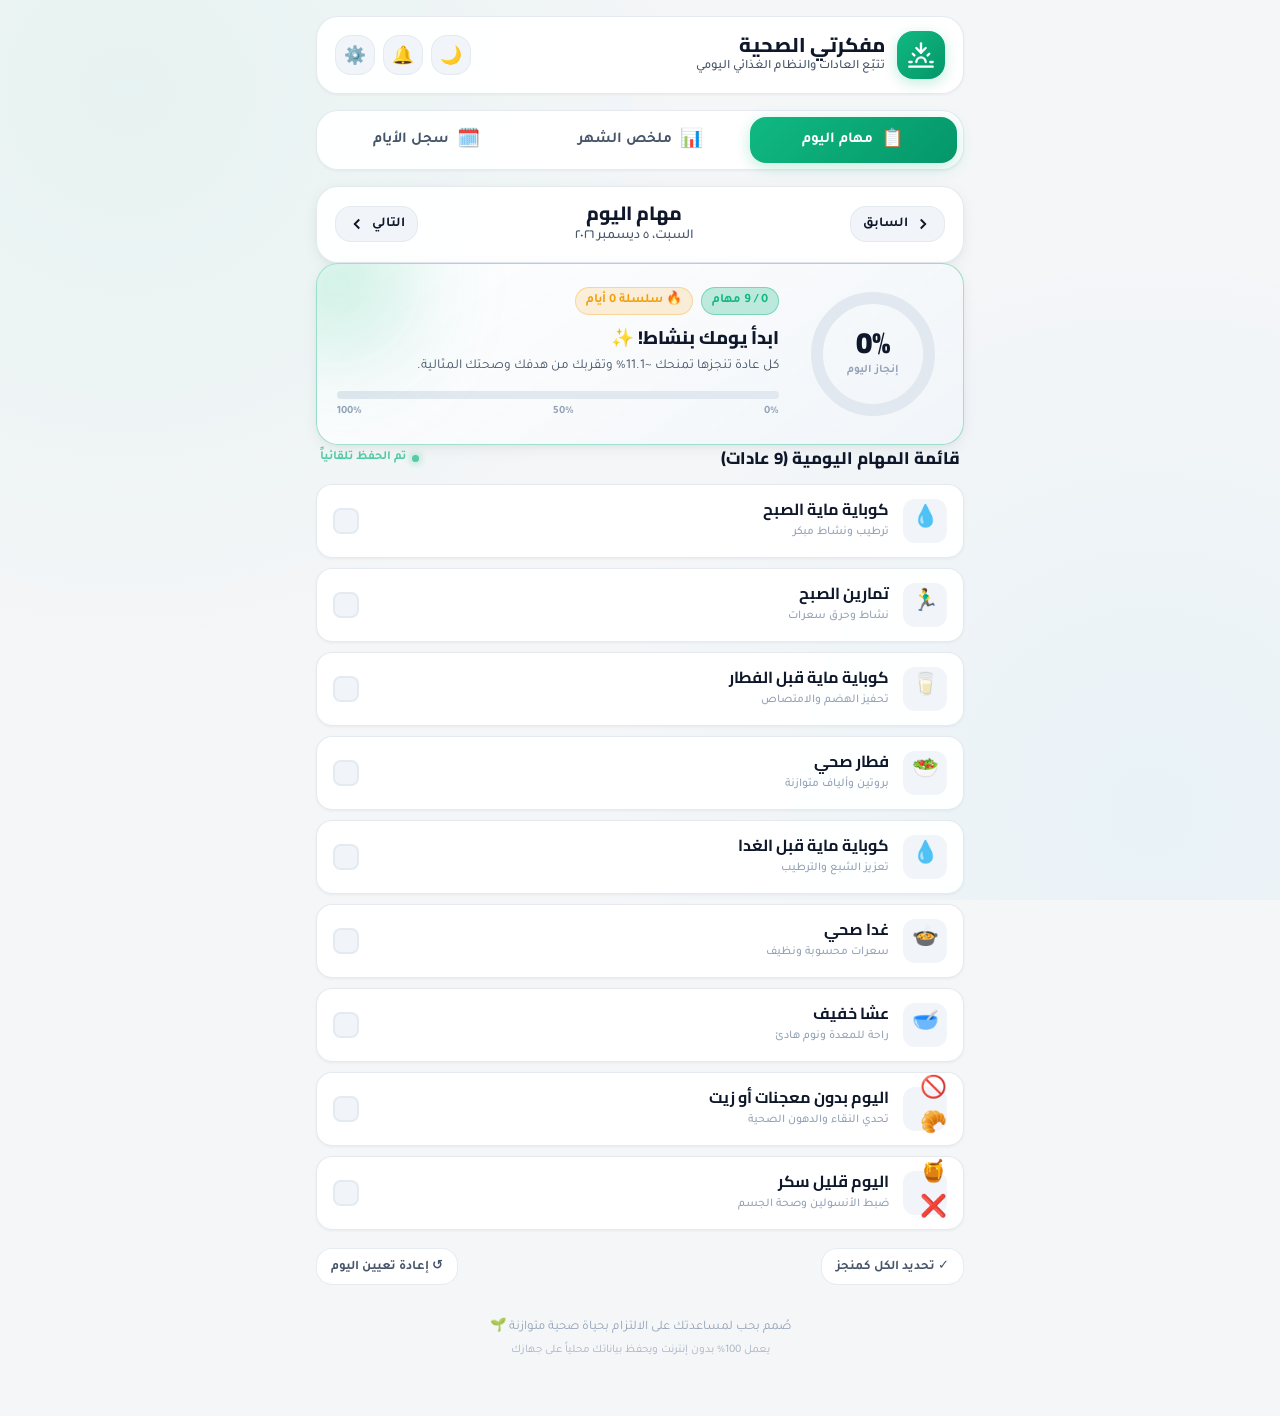
<file: index.html>
<!DOCTYPE html>
<html lang="ar" dir="rtl">
<head>
    <meta charset="UTF-8">
    <meta name="viewport" content="width=device-width, initial-scale=1.0, maximum-scale=1.0, user-scalable=no">
    <title>تتبّع عاداتي الصحية والرجيم | Daily Healthy Habits Tracker</title>
    <meta name="description" content="تطبيق يومي بسيط وأنيق لتتبع عاداتك الصحية ونظامك الغذائي، مع حساب التقدم اليومي وملخص شهري ذكي.">
    
    <!-- PWA & Mobile Web App Meta -->
    <meta name="theme-color" content="#10b981">
    <meta name="apple-mobile-web-app-capable" content="yes">
    <meta name="apple-mobile-web-app-status-bar-style" content="black-translucent">
    <meta name="apple-mobile-web-app-title" content="عاداتي الصحية">

    <!-- Fonts: Cairo & Tajawal with fallback to modern system fonts -->
    <link rel="preconnect" href="https://fonts.googleapis.com">
    <link rel="preconnect" href="https://fonts.gstatic.com" crossorigin>
    <link href="https://fonts.googleapis.com/css2?family=Cairo:wght@400;600;700;800;900&family=Tajawal:wght@400;500;700;800&display=swap" rel="stylesheet">
    
    <link rel="stylesheet" href="css/style.css">
</head>
<body>
    <!-- Confetti Canvas for 100% Celebration -->
    <canvas id="confetti-canvas"></canvas>

    <div class="app-container">
        <!-- Top App Bar -->
        <header class="app-header">
            <div class="header-brand">
                <div class="app-icon">
                    <svg viewBox="0 0 24 24" width="28" height="28" fill="none" stroke="currentColor" stroke-width="2" stroke-linecap="round" stroke-linejoin="round">
                        <path d="M12 2v8"></path>
                        <path d="m4.93 10.93 1.41 1.41"></path>
                        <path d="M2 18h2"></path>
                        <path d="M20 18h2"></path>
                        <path d="m19.07 10.93-1.41 1.41"></path>
                        <path d="M22 22H2"></path>
                        <path d="m16 6-4 4-4-4"></path>
                        <path d="M16 18a4 4 0 0 0-8 0"></path>
                    </svg>
                </div>
                <div>
                    <h1 class="app-title">مفكرتي الصحية</h1>
                    <p class="app-subtitle">تتبّع العادات والنظام الغذائي اليومي</p>
                </div>
            </div>

            <div class="header-actions">
                <button id="theme-toggle-btn" class="icon-btn" title="تبديل الوضع الليلي / الفاتح" aria-label="تبديل الوضع">
                    <span class="theme-icon light-icon">🌙</span>
                    <span class="theme-icon dark-icon">☀️</span>
                </button>
                <button id="sound-toggle-btn" class="icon-btn" title="تشغيل/كتم الأصوات التشجيعية" aria-label="كتم الصوت">
                    <span id="sound-icon">🔔</span>
                </button>
                <button id="backup-btn" class="icon-btn" title="نسخ احتياطي واستعادة البيانات" aria-label="البيانات">
                    ⚙️
                </button>
            </div>
        </header>

        <!-- Main Navigation Tabs -->
        <nav class="main-tabs" role="tablist">
            <button class="tab-btn active" id="tab-today-btn" data-target="view-today" role="tab" aria-selected="true">
                <span class="tab-icon">📋</span>
                <span>مهام اليوم</span>
            </button>
            <button class="tab-btn" id="tab-month-btn" data-target="view-month" role="tab" aria-selected="false">
                <span class="tab-icon">📊</span>
                <span>ملخص الشهر</span>
            </button>
            <button class="tab-btn" id="tab-calendar-btn" data-target="view-calendar" role="tab" aria-selected="false">
                <span class="tab-icon">🗓️</span>
                <span>سجل الأيام</span>
            </button>
        </nav>

        <!-- VIEW 1: TODAY'S TASKS & PROGRESS -->
        <main id="view-today" class="view-section active">
            <!-- Date Navigator Card -->
            <div class="card date-card">
                <div class="date-controls">
                    <button id="prev-day-btn" class="nav-date-btn" title="اليوم السابق">
                        <svg viewBox="0 0 24 24" width="18" height="18" stroke="currentColor" fill="none" stroke-width="2.5"><polyline points="9 18 15 12 9 6"></polyline></svg>
                        <span>السابق</span>
                    </button>
                    <div class="current-date-info">
                        <h2 id="display-date-title" class="date-title">اليوم</h2>
                        <span id="display-date-sub" class="date-subtitle">جاري التحميل...</span>
                    </div>
                    <button id="next-day-btn" class="nav-date-btn" title="اليوم التالي">
                        <span>التالي</span>
                        <svg viewBox="0 0 24 24" width="18" height="18" stroke="currentColor" fill="none" stroke-width="2.5"><polyline points="15 18 9 12 15 6"></polyline></svg>
                    </button>
                </div>
                <div class="today-shortcut-row" id="today-shortcut-container" style="display: none;">
                    <button id="jump-today-btn" class="btn-text-sm">⚡ العودة إلى تاريخ اليوم</button>
                </div>
            </div>

            <!-- Progress Dashboard Card -->
            <div class="card progress-hero-card">
                <div class="progress-hero-content">
                    <div class="progress-ring-container">
                        <svg class="progress-ring" width="140" height="140" viewBox="0 0 140 140">
                            <circle class="progress-ring-bg" stroke-width="12" cx="70" cy="70" r="56" />
                            <circle id="progress-circle-bar" class="progress-ring-bar" stroke-width="12" cx="70" cy="70" r="56" />
                        </svg>
                        <div class="progress-ring-center">
                            <span id="progress-percent-val" class="percentage-big">0%</span>
                            <span class="percentage-label">إنجاز اليوم</span>
                        </div>
                    </div>
                    <div class="progress-details">
                        <div class="progress-meta-row">
                            <span class="meta-badge" id="tasks-count-badge">0 / 9 مهام</span>
                            <span class="meta-streak" id="streak-badge">🔥 سلسلة 0 أيام</span>
                        </div>
                        <h3 id="motivation-title" class="motivation-title">ابدأ يومك بنشاط! ✨</h3>
                        <p id="motivation-desc" class="motivation-desc">كل عادة تنجزها تمنحك ~11.1% وتقربك من هدفك وصحتك المثالية.</p>
                        
                        <!-- Linear Progress Bar -->
                        <div class="linear-progress-wrapper">
                            <div class="linear-progress-track">
                                <div id="linear-progress-fill" class="linear-progress-fill" style="width: 0%;"></div>
                            </div>
                            <div class="linear-progress-indicators">
                                <span>0%</span>
                                <span>50%</span>
                                <span>100%</span>
                            </div>
                        </div>
                    </div>
                </div>
            </div>

            <!-- 9 Daily Habits Tasks List -->
            <section class="tasks-section" aria-labelledby="tasks-heading">
                <div class="section-header">
                    <h3 id="tasks-heading" class="section-title">
                        <span>قائمة المهام اليومية (9 عادات)</span>
                    </h3>
                    <span class="save-status-indicator" id="save-indicator">
                        <span class="dot"></span> تم الحفظ تلقائياً
                    </span>
                </div>

                <div class="tasks-grid" id="tasks-container">
                    <!-- Tasks will be injected dynamically by JavaScript -->
                </div>

                <!-- Quick actions footer -->
                <div class="tasks-footer-actions">
                    <button id="select-all-btn" class="btn-secondary-sm">✓ تحديد الكل كمنجز</button>
                    <button id="reset-day-btn" class="btn-secondary-sm btn-danger-soft">↺ إعادة تعيين اليوم</button>
                </div>
            </section>
        </main>

        <!-- VIEW 2: MONTHLY SUMMARY (ملخص الشهر) -->
        <section id="view-month" class="view-section" style="display: none;">
            <div class="card month-header-card">
                <div class="month-selector-bar">
                    <button id="prev-month-btn" class="nav-date-btn">
                        <svg viewBox="0 0 24 24" width="18" height="18" stroke="currentColor" fill="none" stroke-width="2.5"><polyline points="9 18 15 12 9 6"></polyline></svg>
                        <span>الشهر السابق</span>
                    </button>
                    <div class="month-title-wrapper">
                        <h2 id="current-month-display" class="month-title">أكتوبر 2026</h2>
                        <span class="month-sub">تحليل الأداء ومتوسط الالتزام</span>
                    </div>
                    <button id="next-month-btn" class="nav-date-btn">
                        <span>الشهر التالي</span>
                        <svg viewBox="0 0 24 24" width="18" height="18" stroke="currentColor" fill="none" stroke-width="2.5"><polyline points="15 18 9 12 15 6"></polyline></svg>
                    </button>
                </div>
            </div>

            <!-- Month Big Stats Cards -->
            <div class="stats-grid">
                <div class="stat-card primary-stat">
                    <div class="stat-icon-wrap">📊</div>
                    <div class="stat-info">
                        <span class="stat-label">متوسط إنجاز الشهر</span>
                        <div class="stat-value-group">
                            <span id="month-avg-percent" class="stat-number">0%</span>
                        </div>
                        <span id="month-rating-text" class="stat-subtext">ابدأ بتسجيل أيامك لترى المتوسط</span>
                    </div>
                </div>

                <div class="stat-card">
                    <div class="stat-icon-wrap">📅</div>
                    <div class="stat-info">
                        <span class="stat-label">الأيام المسجلة</span>
                        <span id="month-logged-days" class="stat-number">0 يوم</span>
                        <span id="month-days-ratio" class="stat-subtext">من إجمالي أيام الشهر</span>
                    </div>
                </div>

                <div class="stat-card">
                    <div class="stat-icon-wrap">🌟</div>
                    <div class="stat-info">
                        <span class="stat-label">أيام الالتزام التام (100%)</span>
                        <span id="month-perfect-days" class="stat-number">0 أيام</span>
                        <span class="stat-subtext">إنجاز كامل لجميع العادات</span>
                    </div>
                </div>

                <div class="stat-card">
                    <div class="stat-icon-wrap">🎯</div>
                    <div class="stat-info">
                        <span class="stat-label">معدل المهام المنجزة</span>
                        <span id="month-total-tasks-done" class="stat-number">0 مهمة</span>
                        <span class="stat-subtext">تم تنفيذها بنجاح</span>
                    </div>
                </div>
            </div>

            <!-- Monthly Calendar Grid View -->
            <div class="card month-calendar-card">
                <div class="card-header-flex">
                    <h3 class="card-title">تقويم الشهر وسجل الالتزام</h3>
                    <div class="calendar-legend">
                        <span class="legend-item"><span class="legend-dot perfect"></span> 100%</span>
                        <span class="legend-item"><span class="legend-dot high"></span> 70%+</span>
                        <span class="legend-item"><span class="legend-dot medium"></span> 40%+</span>
                        <span class="legend-item"><span class="legend-dot low"></span> &lt;40%</span>
                    </div>
                </div>
                <div id="month-calendar-grid" class="month-days-grid">
                    <!-- Calendar days generated dynamically -->
                </div>
            </div>

            <!-- Habit Breakdown in this Month -->
            <div class="card habit-breakdown-card">
                <h3 class="card-title">أداء كل عادة خلال الشهر</h3>
                <p class="card-subtitle">تعرف على العادات الأكثر التزاماً وتلك التي تحتاج لتركيز إضافي</p>
                <div id="habits-breakdown-list" class="habits-breakdown-list">
                    <!-- Injected by JS -->
                </div>
            </div>
        </section>

        <!-- VIEW 3: FULL HISTORY / CALENDAR (سجل الأيام) -->
        <section id="view-calendar" class="view-section" style="display: none;">
            <div class="card history-card">
                <div class="card-header-flex">
                    <h3 class="card-title">سجل جميع الأيام المسجلة</h3>
                    <span id="history-total-count" class="badge-pill">0 يوم مسجل</span>
                </div>
                <p class="card-subtitle">اضغط على أي يوم لعرضه أو تعديل مهامه مباشرة</p>
                
                <div id="history-list-container" class="history-list">
                    <!-- Dynamic history items -->
                </div>
            </div>
        </section>

        <!-- Backup & Settings Modal -->
        <div id="backup-modal" class="modal-overlay">
            <div class="modal-content">
                <div class="modal-header">
                    <h3 class="modal-title">⚙️ إدارة البيانات والنسخ الاحتياطي</h3>
                    <button class="modal-close-btn" id="close-modal-btn">&times;</button>
                </div>
                <div class="modal-body">
                    <p class="modal-desc">
                        تُحفظ جميع بياناتك بأمان داخل متصفحك (Local Storage). يمكنك تنزيل نسخة احتياطية من ملف بياناتك واسترجاعها في أي وقت أو نقلها لهاتفك.
                    </p>
                    
                    <div class="modal-actions-list">
                        <div class="modal-action-row">
                            <div>
                                <strong>تصدير البيانات (Backup)</strong>
                                <p class="text-muted-xs">تحميل ملف JSON يحتوي على كافة أيامك السابقة والتقييمات.</p>
                            </div>
                            <button id="export-data-btn" class="btn-outline-primary">تصدير 📥</button>
                        </div>

                        <div class="modal-action-row">
                            <div>
                                <strong>استيراد البيانات (Restore)</strong>
                                <p class="text-muted-xs">استعادة بياناتك من ملف تم تصديره مسبقاً.</p>
                            </div>
                            <label class="btn-outline-primary btn-file-label">
                                استيراد 📤
                                <input type="file" id="import-data-file" accept=".json" style="display: none;">
                            </label>
                        </div>

                        <div class="modal-action-row danger-row">
                            <div>
                                <strong class="text-danger">مسح كافة البيانات</strong>
                                <p class="text-muted-xs">إعادة ضبط المصنع وحذف جميع السجلات المحفوظة.</p>
                            </div>
                            <button id="clear-all-data-btn" class="btn-outline-danger">مسح شامل 🗑️</button>
                        </div>
                    </div>
                </div>
                <div class="modal-footer">
                    <button class="btn-secondary" id="close-modal-footer-btn">إغلاق</button>
                </div>
            </div>
        </div>

        <!-- Notification Toast -->
        <div id="toast-notification" class="toast-notification" role="status" aria-live="polite">
            <span id="toast-message">تم الحفظ بنجاح</span>
        </div>

        <!-- Footer -->
        <footer class="app-footer">
            <p>صُمم بحب لمساعدتك على الالتزام بحياة صحية متوازنة 🌱</p>
            <span class="footer-small">يعمل 100% بدون إنترنت ويحفظ بياناتك محلياً على جهازك</span>
        </footer>
    </div>

    <script src="js/app.js"></script>
</body>
</html>
</file>
<file: css/style.css>
/* ========================================================
   Design Tokens & CSS Variables (Light & Dark Themes)
   ======================================================== */
:root {
    /* Color Palette - Fresh Health & Vitality */
    --primary: #10b981;
    --primary-hover: #059669;
    --primary-light: #34d399;
    --primary-gradient: linear-gradient(135deg, #10b981 0%, #059669 100%);
    --primary-glow: rgba(16, 185, 129, 0.25);
    
    --accent-gold: #f59e0b;
    --accent-blue: #0ea5e9;
    --accent-purple: #8b5cf6;
    --accent-rose: #f43f5e;
    
    /* Light Theme Surfaces */
    --bg-base: #f4f6f8;
    --bg-card: rgba(255, 255, 255, 0.94);
    --bg-card-hover: #ffffff;
    --bg-secondary: #f1f5f9;
    --bg-tertiary: #e2e8f0;
    
    /* Text Colors */
    --text-primary: #0f172a;
    --text-secondary: #475569;
    --text-muted: #94a3b8;
    --text-inverse: #ffffff;
    
    /* Borders & Outlines */
    --border-color: rgba(226, 232, 240, 0.8);
    --border-card: rgba(203, 213, 225, 0.5);
    --border-active: rgba(16, 185, 129, 0.4);
    
    /* Shadows */
    --shadow-sm: 0 1px 3px rgba(15, 23, 42, 0.05);
    --shadow-md: 0 4px 16px -2px rgba(15, 23, 42, 0.08), 0 2px 6px -1px rgba(15, 23, 42, 0.04);
    --shadow-lg: 0 12px 30px -4px rgba(15, 23, 42, 0.12), 0 4px 12px -2px rgba(15, 23, 42, 0.06);
    --shadow-glow: 0 8px 25px rgba(16, 185, 129, 0.28);
    
    /* Status Colors */
    --success: #10b981;
    --warning: #f59e0b;
    --danger: #ef4444;
    --info: #3b82f6;

    /* Radii */
    --radius-sm: 10px;
    --radius-md: 16px;
    --radius-lg: 22px;
    --radius-full: 9999px;

    /* Typography */
    --font-main: 'Tajawal', 'Cairo', system-ui, -apple-system, BlinkMacSystemFont, "Segoe UI", Roboto, sans-serif;
    --font-heading: 'Cairo', 'Tajawal', system-ui, sans-serif;
    
    --transition-fast: 0.2s cubic-bezier(0.4, 0, 0.2, 1);
    --transition-base: 0.3s cubic-bezier(0.4, 0, 0.2, 1);
}

/* Dark Theme Overrides */
[data-theme="dark"] {
    --bg-base: #0b1120;
    --bg-card: rgba(19, 29, 49, 0.88);
    --bg-card-hover: rgba(27, 40, 68, 0.95);
    --bg-secondary: #131f37;
    --bg-tertiary: #1e293b;
    
    --text-primary: #f8fafc;
    --text-secondary: #94a3b8;
    --text-muted: #64748b;
    --text-inverse: #0f172a;
    
    --border-color: rgba(30, 41, 59, 0.9);
    --border-card: rgba(51, 65, 85, 0.45);
    --border-active: rgba(52, 211, 153, 0.45);
    
    --shadow-sm: 0 1px 3px rgba(0, 0, 0, 0.4);
    --shadow-md: 0 4px 20px -2px rgba(0, 0, 0, 0.5);
    --shadow-lg: 0 14px 34px -4px rgba(0, 0, 0, 0.65);
    --shadow-glow: 0 8px 30px rgba(16, 185, 129, 0.35);
}

/* ========================================================
   Base Reset & Typography
   ======================================================== */
*, *::before, *::after {
    box-sizing: border-box;
    margin: 0;
    padding: 0;
    -webkit-tap-highlight-color: transparent;
}

html {
    font-size: 16px;
    scroll-behavior: smooth;
    direction: rtl;
}

body {
    font-family: var(--font-main);
    background-color: var(--bg-base);
    color: var(--text-primary);
    line-height: 1.6;
    min-height: 100vh;
    transition: background-color var(--transition-base), color var(--transition-base);
    overflow-x: hidden;
    position: relative;
    background-image: 
        radial-gradient(circle at 10% 10%, rgba(16, 185, 129, 0.06) 0%, transparent 40%),
        radial-gradient(circle at 90% 90%, rgba(14, 165, 233, 0.05) 0%, transparent 40%);
    background-attachment: fixed;
}

#confetti-canvas {
    position: fixed;
    top: 0;
    left: 0;
    width: 100vw;
    height: 100vh;
    pointer-events: none;
    z-index: 9999;
}

.app-container {
    max-width: 680px;
    margin: 0 auto;
    padding: 16px 16px 40px;
    display: flex;
    flex-direction: column;
    min-height: 100vh;
    gap: 16px;
}

/* ========================================================
   Header
   ======================================================== */
.app-header {
    display: flex;
    align-items: center;
    justify-content: space-between;
    padding: 14px 18px;
    background: var(--bg-card);
    backdrop-filter: blur(14px);
    -webkit-backdrop-filter: blur(14px);
    border-radius: var(--radius-lg);
    border: 1px solid var(--border-card);
    box-shadow: var(--shadow-sm);
}

.header-brand {
    display: flex;
    align-items: center;
    gap: 12px;
}

.app-icon {
    width: 48px;
    height: 48px;
    border-radius: var(--radius-md);
    background: var(--primary-gradient);
    color: #ffffff;
    display: flex;
    align-items: center;
    justify-content: center;
    box-shadow: 0 4px 14px var(--primary-glow);
    flex-shrink: 0;
}

.app-title {
    font-family: var(--font-heading);
    font-size: 1.25rem;
    font-weight: 800;
    color: var(--text-primary);
    line-height: 1.2;
}

.app-subtitle {
    font-size: 0.8rem;
    color: var(--text-secondary);
    font-weight: 500;
}

.header-actions {
    display: flex;
    align-items: center;
    gap: 8px;
}

.icon-btn {
    width: 40px;
    height: 40px;
    border-radius: var(--radius-md);
    border: 1px solid var(--border-color);
    background: var(--bg-secondary);
    color: var(--text-primary);
    display: inline-flex;
    align-items: center;
    justify-content: center;
    cursor: pointer;
    font-size: 1.1rem;
    transition: all var(--transition-fast);
}

.icon-btn:hover {
    background: var(--primary-glow);
    border-color: var(--primary);
    transform: translateY(-2px);
}

.icon-btn:active {
    transform: scale(0.95);
}

[data-theme="dark"] .light-icon { display: none; }
[data-theme="dark"] .dark-icon { display: inline; }
[data-theme="light"] .light-icon { display: inline; }
[data-theme="light"] .dark-icon { display: none; }

/* ========================================================
   Tabs Navigation
   ======================================================== */
.main-tabs {
    display: flex;
    background: var(--bg-card);
    backdrop-filter: blur(12px);
    padding: 6px;
    border-radius: var(--radius-lg);
    border: 1px solid var(--border-card);
    gap: 6px;
    box-shadow: var(--shadow-sm);
}

.tab-btn {
    flex: 1;
    display: flex;
    align-items: center;
    justify-content: center;
    gap: 8px;
    padding: 10px 12px;
    border: none;
    border-radius: var(--radius-md);
    background: transparent;
    color: var(--text-secondary);
    font-family: var(--font-main);
    font-size: 0.95rem;
    font-weight: 700;
    cursor: pointer;
    transition: all var(--transition-fast);
}

.tab-btn .tab-icon {
    font-size: 1.15rem;
}

.tab-btn:hover {
    color: var(--text-primary);
    background: var(--bg-secondary);
}

.tab-btn.active {
    background: var(--primary-gradient);
    color: #ffffff;
    box-shadow: 0 4px 15px var(--primary-glow);
}

/* ========================================================
   Cards System
   ======================================================== */
.card {
    background: var(--bg-card);
    backdrop-filter: blur(14px);
    -webkit-backdrop-filter: blur(14px);
    border-radius: var(--radius-lg);
    border: 1px solid var(--border-card);
    padding: 20px;
    box-shadow: var(--shadow-md);
    transition: border-color var(--transition-fast), box-shadow var(--transition-fast);
}

/* Date Navigator Card */
.date-card {
    padding: 14px 18px;
}

.date-controls {
    display: flex;
    align-items: center;
    justify-content: space-between;
}

.current-date-info {
    text-align: center;
}

.date-title {
    font-family: var(--font-heading);
    font-size: 1.2rem;
    font-weight: 800;
    color: var(--text-primary);
    line-height: 1.3;
}

.date-subtitle {
    font-size: 0.85rem;
    color: var(--text-secondary);
    font-weight: 500;
    display: block;
}

.nav-date-btn {
    display: inline-flex;
    align-items: center;
    gap: 6px;
    background: var(--bg-secondary);
    border: 1px solid var(--border-color);
    color: var(--text-primary);
    padding: 8px 12px;
    border-radius: var(--radius-md);
    font-family: var(--font-main);
    font-size: 0.85rem;
    font-weight: 600;
    cursor: pointer;
    transition: all var(--transition-fast);
}

.nav-date-btn:hover {
    background: var(--primary-glow);
    border-color: var(--primary);
    color: var(--primary);
}

.today-shortcut-row {
    text-align: center;
    margin-top: 10px;
    padding-top: 8px;
    border-top: 1px dashed var(--border-color);
}

.btn-text-sm {
    background: none;
    border: none;
    color: var(--primary);
    font-family: var(--font-main);
    font-size: 0.85rem;
    font-weight: 700;
    cursor: pointer;
    text-decoration: underline;
    text-underline-offset: 4px;
}

/* ========================================================
   Progress Hero Card
   ======================================================== */
.progress-hero-card {
    background: linear-gradient(145deg, var(--bg-card) 0%, var(--bg-secondary) 100%);
    position: relative;
    overflow: hidden;
    border: 1px solid var(--border-active);
}

.progress-hero-card::after {
    content: '';
    position: absolute;
    top: -50px;
    left: -50px;
    width: 140px;
    height: 140px;
    background: var(--primary-glow);
    filter: blur(50px);
    border-radius: 50%;
    pointer-events: none;
}

.progress-hero-content {
    display: flex;
    align-items: center;
    gap: 24px;
}

.progress-ring-container {
    position: relative;
    width: 140px;
    height: 140px;
    flex-shrink: 0;
}

.progress-ring {
    transform: rotate(-90deg);
}

.progress-ring-bg {
    fill: transparent;
    stroke: var(--bg-tertiary);
}

.progress-ring-bar {
    fill: transparent;
    stroke: url(#progressGradient);
    stroke: var(--primary);
    stroke-linecap: round;
    transition: stroke-dashoffset 0.6s cubic-bezier(0.4, 0, 0.2, 1), stroke 0.3s;
    filter: drop-shadow(0 0 6px var(--primary-glow));
}

.progress-ring-center {
    position: absolute;
    top: 50%;
    left: 50%;
    transform: translate(-50%, -50%);
    text-align: center;
    display: flex;
    flex-direction: column;
    align-items: center;
}

.percentage-big {
    font-family: var(--font-heading);
    font-size: 1.85rem;
    font-weight: 900;
    color: var(--text-primary);
    line-height: 1;
}

.percentage-label {
    font-size: 0.72rem;
    font-weight: 600;
    color: var(--text-muted);
    margin-top: 4px;
}

.progress-details {
    flex: 1;
    min-width: 0;
}

.progress-meta-row {
    display: flex;
    align-items: center;
    gap: 8px;
    margin-bottom: 8px;
    flex-wrap: wrap;
}

.meta-badge {
    background: var(--primary-glow);
    color: var(--primary);
    padding: 3px 10px;
    border-radius: var(--radius-full);
    font-size: 0.8rem;
    font-weight: 700;
    border: 1px solid var(--border-active);
}

.meta-streak {
    background: rgba(245, 158, 11, 0.15);
    color: var(--accent-gold);
    padding: 3px 10px;
    border-radius: var(--radius-full);
    font-size: 0.8rem;
    font-weight: 700;
    border: 1px solid rgba(245, 158, 11, 0.3);
}

.motivation-title {
    font-family: var(--font-heading);
    font-size: 1.15rem;
    font-weight: 800;
    color: var(--text-primary);
    margin-bottom: 4px;
}

.motivation-desc {
    font-size: 0.85rem;
    color: var(--text-secondary);
    line-height: 1.45;
    margin-bottom: 14px;
}

.linear-progress-wrapper {
    display: flex;
    flex-direction: column;
    gap: 4px;
}

.linear-progress-track {
    width: 100%;
    height: 8px;
    background: var(--bg-tertiary);
    border-radius: var(--radius-full);
    overflow: hidden;
    position: relative;
}

.linear-progress-fill {
    height: 100%;
    background: var(--primary-gradient);
    border-radius: var(--radius-full);
    transition: width 0.5s cubic-bezier(0.4, 0, 0.2, 1);
    box-shadow: 0 0 10px var(--primary-glow);
}

.linear-progress-indicators {
    display: flex;
    justify-content: space-between;
    font-size: 0.7rem;
    color: var(--text-muted);
    font-weight: 600;
}

/* ========================================================
   Tasks Section & Items
   ======================================================== */
.tasks-section {
    display: flex;
    flex-direction: column;
    gap: 12px;
}

.section-header {
    display: flex;
    align-items: center;
    justify-content: space-between;
    padding: 0 4px;
}

.section-title {
    font-family: var(--font-heading);
    font-size: 1.05rem;
    font-weight: 800;
    color: var(--text-primary);
}

.save-status-indicator {
    font-size: 0.78rem;
    color: var(--primary);
    font-weight: 600;
    display: flex;
    align-items: center;
    gap: 6px;
    opacity: 0.9;
    transition: opacity var(--transition-fast);
}

.save-status-indicator .dot {
    width: 7px;
    height: 7px;
    background: var(--primary);
    border-radius: 50%;
    display: inline-block;
    box-shadow: 0 0 8px var(--primary);
}

.tasks-grid {
    display: flex;
    flex-direction: column;
    gap: 10px;
}

/* Individual Task Card */
.task-item {
    background: var(--bg-card);
    border: 1.5px solid var(--border-card);
    border-radius: var(--radius-md);
    padding: 14px 16px;
    display: flex;
    align-items: center;
    justify-content: space-between;
    cursor: pointer;
    user-select: none;
    transition: all var(--transition-fast);
    position: relative;
    box-shadow: var(--shadow-sm);
}

.task-item:hover {
    border-color: var(--border-active);
    background: var(--bg-card-hover);
    transform: translateY(-1.5px);
    box-shadow: var(--shadow-md);
}

.task-item.completed {
    background: rgba(16, 185, 129, 0.07);
    border-color: rgba(16, 185, 129, 0.45);
}

[data-theme="dark"] .task-item.completed {
    background: rgba(16, 185, 129, 0.12);
    border-color: rgba(52, 211, 153, 0.4);
}

.task-content-left {
    display: flex;
    align-items: center;
    gap: 14px;
    flex: 1;
    min-width: 0;
}

.task-icon-box {
    width: 44px;
    height: 44px;
    border-radius: 12px;
    background: var(--bg-secondary);
    display: flex;
    align-items: center;
    justify-content: center;
    font-size: 1.35rem;
    flex-shrink: 0;
    transition: all var(--transition-fast);
}

.task-item.completed .task-icon-box {
    background: var(--primary-glow);
    transform: scale(1.05);
}

.task-texts {
    display: flex;
    flex-direction: column;
    min-width: 0;
}

.task-name {
    font-family: var(--font-heading);
    font-size: 1rem;
    font-weight: 700;
    color: var(--text-primary);
    line-height: 1.35;
    transition: color var(--transition-fast);
}

.task-item.completed .task-name {
    color: var(--text-secondary);
    text-decoration: line-through;
    text-decoration-color: var(--primary);
    text-decoration-thickness: 2px;
}

.task-tag {
    font-size: 0.74rem;
    color: var(--text-muted);
    font-weight: 500;
    margin-top: 2px;
}

/* Custom Interactive Checkbox */
.custom-checkbox {
    width: 26px;
    height: 26px;
    border-radius: 8px;
    border: 2px solid var(--border-color);
    background: var(--bg-secondary);
    display: flex;
    align-items: center;
    justify-content: center;
    color: #ffffff;
    transition: all var(--transition-fast);
    flex-shrink: 0;
    margin-right: 12px;
}

.custom-checkbox svg {
    opacity: 0;
    transform: scale(0.5);
    transition: all var(--transition-fast);
}

.task-item.completed .custom-checkbox {
    background: var(--primary);
    border-color: var(--primary);
    box-shadow: 0 2px 8px var(--primary-glow);
}

.task-item.completed .custom-checkbox svg {
    opacity: 1;
    transform: scale(1);
}

/* Tasks Footer Actions */
.tasks-footer-actions {
    display: flex;
    align-items: center;
    justify-content: space-between;
    gap: 10px;
    margin-top: 6px;
}

.btn-secondary-sm {
    padding: 8px 14px;
    border-radius: var(--radius-md);
    background: var(--bg-card);
    border: 1px solid var(--border-color);
    color: var(--text-secondary);
    font-family: var(--font-main);
    font-size: 0.82rem;
    font-weight: 700;
    cursor: pointer;
    transition: all var(--transition-fast);
}

.btn-secondary-sm:hover {
    background: var(--bg-secondary);
    color: var(--text-primary);
    border-color: var(--primary);
}

.btn-danger-soft:hover {
    background: rgba(239, 68, 68, 0.1);
    color: var(--danger);
    border-color: var(--danger);
}

/* ========================================================
   Monthly Summary View (VIEW 2)
   ======================================================== */
.month-header-card {
    padding: 16px 20px;
}

.month-selector-bar {
    display: flex;
    align-items: center;
    justify-content: space-between;
}

.month-title-wrapper {
    text-align: center;
}

.month-title {
    font-family: var(--font-heading);
    font-size: 1.35rem;
    font-weight: 800;
    color: var(--text-primary);
}

.month-sub {
    font-size: 0.8rem;
    color: var(--text-secondary);
    font-weight: 500;
}

/* Stats Cards Grid */
.stats-grid {
    display: grid;
    grid-template-columns: repeat(2, 1fr);
    gap: 12px;
}

.stat-card {
    background: var(--bg-card);
    border: 1px solid var(--border-card);
    border-radius: var(--radius-md);
    padding: 16px;
    display: flex;
    align-items: flex-start;
    gap: 14px;
    box-shadow: var(--shadow-sm);
    transition: transform var(--transition-fast), border-color var(--transition-fast);
}

.stat-card:hover {
    transform: translateY(-2px);
    border-color: var(--border-active);
}

.stat-card.primary-stat {
    grid-column: span 2;
    background: linear-gradient(135deg, rgba(16, 185, 129, 0.12) 0%, rgba(14, 165, 233, 0.08) 100%);
    border: 1.5px solid var(--primary);
}

.stat-icon-wrap {
    width: 44px;
    height: 44px;
    border-radius: var(--radius-sm);
    background: var(--bg-secondary);
    display: flex;
    align-items: center;
    justify-content: center;
    font-size: 1.4rem;
    flex-shrink: 0;
}

.stat-card.primary-stat .stat-icon-wrap {
    background: var(--primary-gradient);
    box-shadow: 0 4px 12px var(--primary-glow);
}

.stat-info {
    display: flex;
    flex-direction: column;
    min-width: 0;
    flex: 1;
}

.stat-label {
    font-size: 0.82rem;
    color: var(--text-secondary);
    font-weight: 600;
}

.stat-number {
    font-family: var(--font-heading);
    font-size: 1.65rem;
    font-weight: 900;
    color: var(--text-primary);
    line-height: 1.2;
    margin: 3px 0;
}

.stat-card.primary-stat .stat-number {
    font-size: 2.2rem;
    color: var(--primary);
}

.stat-subtext {
    font-size: 0.74rem;
    color: var(--text-muted);
    font-weight: 500;
}

/* Monthly Calendar Heatmap */
.month-calendar-card {
    display: flex;
    flex-direction: column;
    gap: 14px;
}

.card-header-flex {
    display: flex;
    align-items: center;
    justify-content: space-between;
    flex-wrap: wrap;
    gap: 8px;
}

.card-title {
    font-family: var(--font-heading);
    font-size: 1.1rem;
    font-weight: 800;
    color: var(--text-primary);
}

.card-subtitle {
    font-size: 0.83rem;
    color: var(--text-secondary);
    margin-top: -6px;
    margin-bottom: 8px;
}

.calendar-legend {
    display: flex;
    align-items: center;
    gap: 10px;
    font-size: 0.75rem;
    color: var(--text-muted);
}

.legend-item {
    display: flex;
    align-items: center;
    gap: 4px;
}

.legend-dot {
    width: 8px;
    height: 8px;
    border-radius: 50%;
    display: inline-block;
}

.legend-dot.perfect { background: #10b981; }
.legend-dot.high { background: #34d399; }
.legend-dot.medium { background: #f59e0b; }
.legend-dot.low { background: #94a3b8; }

.month-days-grid {
    display: grid;
    grid-template-columns: repeat(7, 1fr);
    gap: 8px;
    margin-top: 4px;
}

.cal-day-cell {
    aspect-ratio: 1;
    border-radius: var(--radius-sm);
    border: 1px solid var(--border-color);
    background: var(--bg-secondary);
    display: flex;
    flex-direction: column;
    align-items: center;
    justify-content: center;
    font-size: 0.82rem;
    font-weight: 700;
    color: var(--text-secondary);
    cursor: pointer;
    transition: all var(--transition-fast);
    position: relative;
    user-select: none;
}

.cal-day-cell:hover {
    transform: scale(1.06);
    border-color: var(--primary);
    z-index: 2;
}

.cal-day-cell.is-today {
    border: 2px solid var(--primary);
    font-weight: 900;
}

.cal-day-cell.is-today::before {
    content: '';
    position: absolute;
    top: 3px;
    left: 3px;
    width: 5px;
    height: 5px;
    background: var(--primary);
    border-radius: 50%;
}

.cal-day-cell.empty {
    visibility: hidden;
    pointer-events: none;
}

.cal-day-percent {
    font-size: 0.65rem;
    font-weight: 800;
    margin-top: 2px;
}

/* Heatmap coloring */
.cal-day-cell.level-perfect {
    background: #10b981;
    color: #ffffff;
    border-color: #059669;
}
.cal-day-cell.level-high {
    background: rgba(16, 185, 129, 0.4);
    color: var(--text-primary);
    border-color: rgba(16, 185, 129, 0.6);
}
.cal-day-cell.level-medium {
    background: rgba(245, 158, 11, 0.35);
    color: var(--text-primary);
    border-color: rgba(245, 158, 11, 0.5);
}
.cal-day-cell.level-low {
    background: rgba(239, 68, 68, 0.2);
    color: var(--text-primary);
    border-color: rgba(239, 68, 68, 0.35);
}

/* Habits Breakdown List */
.habits-breakdown-list {
    display: flex;
    flex-direction: column;
    gap: 12px;
    margin-top: 8px;
}

.habit-breakdown-row {
    display: flex;
    flex-direction: column;
    gap: 4px;
}

.habit-row-header {
    display: flex;
    align-items: center;
    justify-content: space-between;
    font-size: 0.88rem;
    font-weight: 700;
}

.habit-row-name {
    display: flex;
    align-items: center;
    gap: 6px;
}

.habit-row-percent {
    color: var(--primary);
    font-weight: 800;
}

.habit-row-track {
    width: 100%;
    height: 7px;
    background: var(--bg-tertiary);
    border-radius: var(--radius-full);
    overflow: hidden;
}

.habit-row-fill {
    height: 100%;
    background: var(--primary-gradient);
    border-radius: var(--radius-full);
    transition: width 0.6s ease;
}

/* ========================================================
   History View (VIEW 3)
   ======================================================== */
.badge-pill {
    background: var(--primary-glow);
    color: var(--primary);
    padding: 4px 10px;
    border-radius: var(--radius-full);
    font-size: 0.8rem;
    font-weight: 700;
    border: 1px solid var(--border-active);
}

.history-list {
    display: flex;
    flex-direction: column;
    gap: 10px;
    margin-top: 10px;
}

.history-item {
    background: var(--bg-secondary);
    border: 1px solid var(--border-card);
    border-radius: var(--radius-md);
    padding: 14px 16px;
    display: flex;
    align-items: center;
    justify-content: space-between;
    cursor: pointer;
    transition: all var(--transition-fast);
}

.history-item:hover {
    background: var(--bg-card-hover);
    border-color: var(--primary);
    transform: translateX(-4px);
}

.history-item-left {
    display: flex;
    flex-direction: column;
}

.history-item-date {
    font-family: var(--font-heading);
    font-size: 0.96rem;
    font-weight: 800;
    color: var(--text-primary);
}

.history-item-sub {
    font-size: 0.78rem;
    color: var(--text-muted);
}

.history-item-right {
    display: flex;
    align-items: center;
    gap: 12px;
}

.history-item-badge {
    font-family: var(--font-heading);
    font-size: 1.1rem;
    font-weight: 900;
    color: var(--primary);
}

.history-empty-state {
    text-align: center;
    padding: 40px 20px;
    color: var(--text-muted);
}

/* ========================================================
   Modal Dialog
   ======================================================== */
.modal-overlay {
    position: fixed;
    top: 0;
    left: 0;
    width: 100vw;
    height: 100vh;
    background: rgba(15, 23, 42, 0.65);
    backdrop-filter: blur(6px);
    display: none;
    align-items: center;
    justify-content: center;
    z-index: 1000;
    padding: 16px;
    opacity: 0;
    transition: opacity var(--transition-fast);
}

.modal-overlay.active {
    display: flex;
    opacity: 1;
}

.modal-content {
    background: var(--bg-card);
    border: 1px solid var(--border-card);
    border-radius: var(--radius-lg);
    width: 100%;
    max-width: 500px;
    box-shadow: var(--shadow-lg);
    display: flex;
    flex-direction: column;
    overflow: hidden;
    animation: modalSlideUp 0.3s cubic-bezier(0.16, 1, 0.3, 1);
}

@keyframes modalSlideUp {
    from {
        opacity: 0;
        transform: translateY(20px) scale(0.97);
    }
    to {
        opacity: 1;
        transform: translateY(0) scale(1);
    }
}

.modal-header {
    display: flex;
    align-items: center;
    justify-content: space-between;
    padding: 16px 20px;
    border-bottom: 1px solid var(--border-color);
}

.modal-title {
    font-family: var(--font-heading);
    font-size: 1.1rem;
    font-weight: 800;
    color: var(--text-primary);
}

.modal-close-btn {
    background: none;
    border: none;
    font-size: 1.5rem;
    line-height: 1;
    color: var(--text-muted);
    cursor: pointer;
    transition: color var(--transition-fast);
}

.modal-close-btn:hover {
    color: var(--text-primary);
}

.modal-body {
    padding: 20px;
    display: flex;
    flex-direction: column;
    gap: 16px;
}

.modal-desc {
    font-size: 0.88rem;
    color: var(--text-secondary);
    line-height: 1.5;
}

.modal-actions-list {
    display: flex;
    flex-direction: column;
    gap: 12px;
}

.modal-action-row {
    display: flex;
    align-items: center;
    justify-content: space-between;
    gap: 12px;
    padding: 12px;
    background: var(--bg-secondary);
    border-radius: var(--radius-md);
    border: 1px solid var(--border-color);
}

.modal-action-row.danger-row {
    background: rgba(239, 68, 68, 0.05);
    border-color: rgba(239, 68, 68, 0.25);
}

.text-muted-xs {
    font-size: 0.74rem;
    color: var(--text-muted);
    margin-top: 2px;
}

.text-danger {
    color: var(--danger);
}

.btn-outline-primary {
    padding: 8px 14px;
    border-radius: var(--radius-md);
    border: 1.5px solid var(--primary);
    background: transparent;
    color: var(--primary);
    font-family: var(--font-main);
    font-weight: 700;
    font-size: 0.85rem;
    cursor: pointer;
    transition: all var(--transition-fast);
    white-space: nowrap;
}

.btn-outline-primary:hover {
    background: var(--primary);
    color: #ffffff;
}

.btn-file-label {
    display: inline-block;
    cursor: pointer;
}

.btn-outline-danger {
    padding: 8px 14px;
    border-radius: var(--radius-md);
    border: 1.5px solid var(--danger);
    background: transparent;
    color: var(--danger);
    font-family: var(--font-main);
    font-weight: 700;
    font-size: 0.85rem;
    cursor: pointer;
    transition: all var(--transition-fast);
    white-space: nowrap;
}

.btn-outline-danger:hover {
    background: var(--danger);
    color: #ffffff;
}

.modal-footer {
    display: flex;
    justify-content: flex-end;
    padding: 14px 20px;
    border-top: 1px solid var(--border-color);
    background: var(--bg-secondary);
}

.btn-secondary {
    padding: 8px 18px;
    border-radius: var(--radius-md);
    border: 1px solid var(--border-color);
    background: var(--bg-card);
    color: var(--text-primary);
    font-family: var(--font-main);
    font-size: 0.9rem;
    font-weight: 700;
    cursor: pointer;
}

/* ========================================================
   Toast Notification
   ======================================================== */
.toast-notification {
    position: fixed;
    bottom: 24px;
    left: 50%;
    transform: translateX(-50%) translateY(100px);
    background: #0f172a;
    color: #ffffff;
    padding: 12px 24px;
    border-radius: var(--radius-full);
    font-size: 0.9rem;
    font-weight: 700;
    box-shadow: var(--shadow-lg);
    z-index: 2000;
    opacity: 0;
    pointer-events: none;
    transition: all 0.3s cubic-bezier(0.16, 1, 0.3, 1);
    display: flex;
    align-items: center;
    gap: 8px;
    border: 1px solid rgba(255, 255, 255, 0.15);
}

[data-theme="dark"] .toast-notification {
    background: #1e293b;
    border-color: rgba(52, 211, 153, 0.3);
}

.toast-notification.show {
    transform: translateX(-50%) translateY(0);
    opacity: 1;
}

/* ========================================================
   Footer
   ======================================================== */
.app-footer {
    text-align: center;
    padding: 16px 0;
    color: var(--text-muted);
    font-size: 0.82rem;
    display: flex;
    flex-direction: column;
    gap: 4px;
}

.footer-small {
    font-size: 0.72rem;
    opacity: 0.8;
}

/* ========================================================
   Responsive Media Queries
   ======================================================== */
@media (max-width: 480px) {
    .app-container {
        padding: 10px 10px 30px;
        gap: 12px;
    }

    .app-title {
        font-size: 1.1rem;
    }

    .progress-hero-content {
        flex-direction: column;
        text-align: center;
        gap: 16px;
    }

    .progress-meta-row {
        justify-content: center;
    }

    .stats-grid {
        grid-template-columns: 1fr;
    }

    .stat-card.primary-stat {
        grid-column: span 1;
    }

    .tab-btn {
        padding: 8px 6px;
        font-size: 0.85rem;
    }

    .tab-btn .tab-icon {
        font-size: 1rem;
    }
}
</file>
